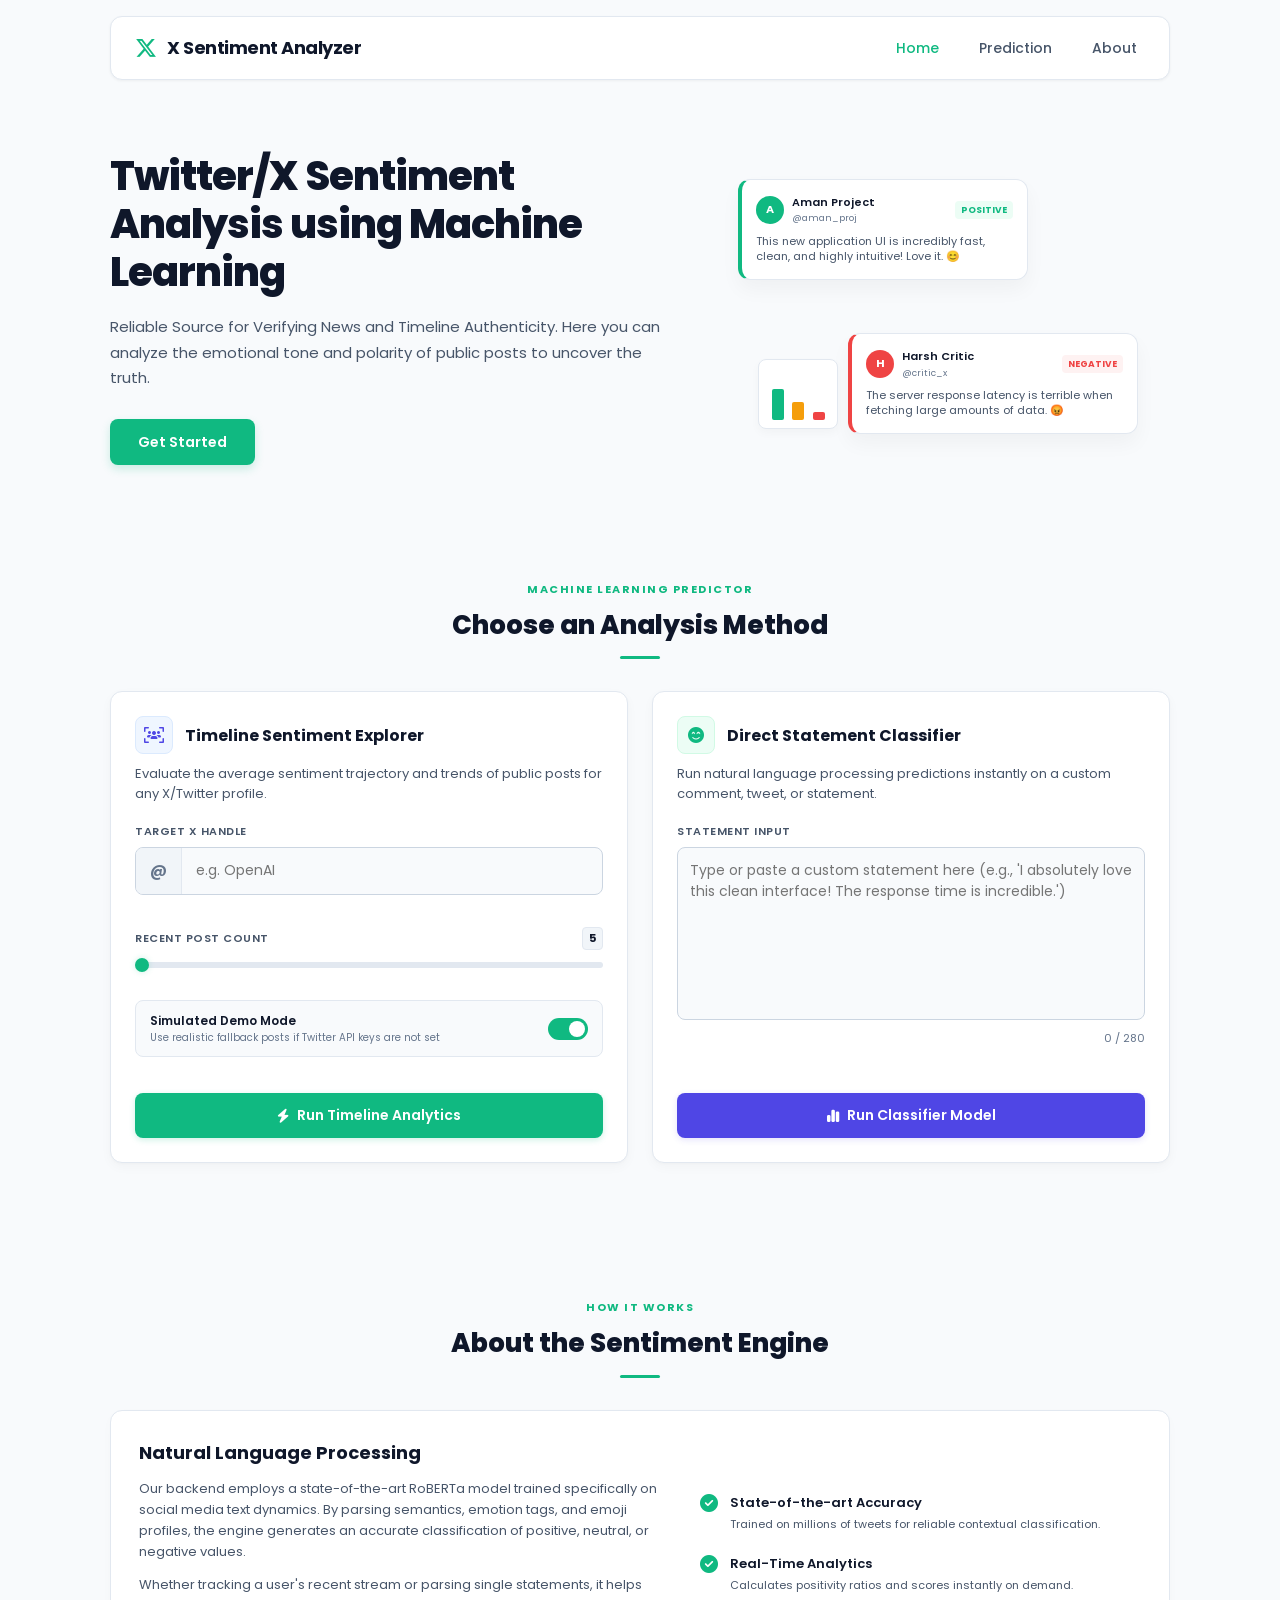
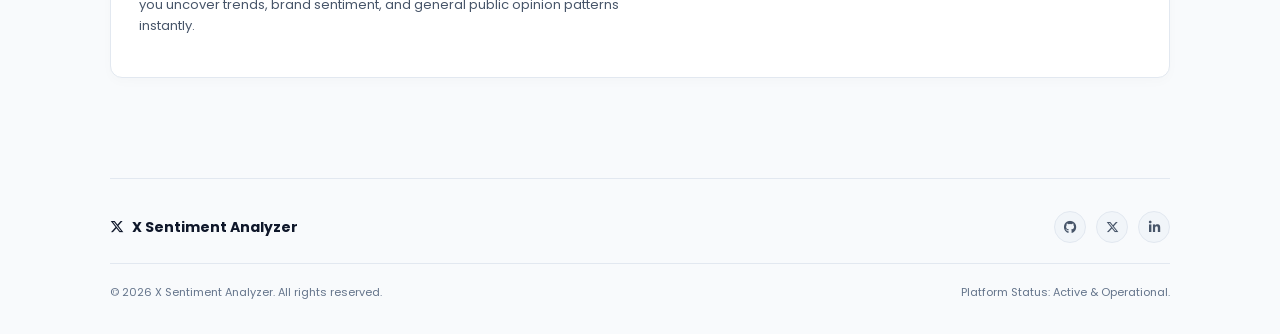
<file: templates/index.html>
<!DOCTYPE html>
<html lang="en">

<head>
    <meta charset="UTF-8">
    <meta name="viewport" content="width=device-width, initial-scale=1.0">
    <title>X Sentiment Analyzer - Machine Learning Sentiment Classifier</title>
    <!-- Google Fonts -->
    <link href="https://fonts.googleapis.com/css2?family=Poppins:wght@300;400;500;600;700;800;900&display=swap"
        rel="stylesheet">
    <!-- FontAwesome for Icons -->
    <link rel="stylesheet" href="https://cdnjs.cloudflare.com/ajax/libs/font-awesome/6.5.1/css/all.min.css">
    <!-- Custom CSS -->
    <link rel="stylesheet" href="/static/style.css">
</head>

<body>
    <!-- Main Container -->
    <div class="app-container">

        <!-- Header -->
        <header class="app-header">
            <div class="logo-area">
                <i class="fa-brands fa-x-twitter logo-icon"></i>
                <span class="logo-text">X Sentiment Analyzer</span>
            </div>
            <nav class="nav-links">
                <a href="#" class="nav-link active">Home</a>
                <a href="#analyzer-tools" class="nav-link">Prediction</a>
                <a href="#about-section" class="nav-link">About</a>
            </nav>
        </header>

        <!-- Hero Section (Clean modern two-column layout) -->
        <section class="hero-section">
            <div class="hero-content">
                <h1 class="hero-title">Twitter/X Sentiment Analysis using Machine Learning</h1>
                <p class="hero-subtitle">Reliable Source for Verifying News and Timeline Authenticity. Here you can analyze the emotional tone and polarity of public posts to uncover the truth.</p>
                <a href="#analyzer-tools" class="btn-get-started">Get Started</a>
            </div>
            <div class="hero-graphic">
                <div class="graphic-container">
                    <!-- Clean minimalist CSS mock interface representing tweets & sentiment -->
                    <div class="mock-tweet-card pos-card">
                        <div class="mock-user">
                            <div class="mock-avatar avatar-pos">A</div>
                            <div class="mock-meta">
                                <span class="mock-name">Aman Project</span>
                                <span class="mock-handle">@aman_proj</span>
                            </div>
                            <span class="sentiment-tag pos">Positive</span>
                        </div>
                        <p class="mock-text">This new application UI is incredibly fast, clean, and highly intuitive! Love it. 😊</p>
                    </div>
                    <div class="mock-tweet-card neg-card">
                        <div class="mock-user">
                            <div class="mock-avatar avatar-neg">H</div>
                            <div class="mock-meta">
                                <span class="mock-name">Harsh Critic</span>
                                <span class="mock-handle">@critic_x</span>
                            </div>
                            <span class="sentiment-tag neg">Negative</span>
                        </div>
                        <p class="mock-text">The server response latency is terrible when fetching large amounts of data. 😡</p>
                    </div>
                    <div class="mock-chart-indicator">
                        <div class="indicator-bar" style="height: 60%; background-color: #10b981;"></div>
                        <div class="indicator-bar" style="height: 35%; background-color: #f59e0b;"></div>
                        <div class="indicator-bar" style="height: 15%; background-color: #ef4444;"></div>
                    </div>
                </div>
            </div>
        </section>

        <!-- Main Dashboard Content -->
        <div id="analyzer-tools" class="analyzer-section">
            <div class="section-header">
                <span class="section-pretitle">Machine Learning Predictor</span>
                <h2>Choose an Analysis Method</h2>
                <div class="section-line"></div>
            </div>
            
            <div class="dashboard-grid">

                <!-- Left Card: Timeline Sentiment Explorer -->
                <div class="white-card panel-card" id="user-analysis-panel">
                    <div class="card-header">
                        <div class="card-icon-wrapper user-icon">
                            <i class="fa-solid fa-users-viewfinder"></i>
                        </div>
                        <h3>Timeline Sentiment Explorer</h3>
                    </div>
                    <p class="card-desc">Evaluate the average sentiment trajectory and trends of public posts for any X/Twitter profile.</p>

                    <form id="user-form" onsubmit="event.preventDefault();">
                        <div class="form-body">
                            <div class="input-group">
                                <label for="username">Target X Handle</label>
                                <div class="input-with-icon">
                                    <span class="input-prefix">@</span>
                                    <input type="text" id="username" placeholder="e.g. OpenAI" required autocomplete="off">
                                </div>
                            </div>

                            <div class="input-group">
                                <div class="slider-header">
                                    <label for="tweet-count">Recent post count</label>
                                    <span id="slider-val" class="slider-badge">5</span>
                                </div>
                                <input type="range" id="tweet-count" min="5" max="20" step="1" value="5">
                            </div>

                            <!-- Configuration Toggle -->
                            <div class="toggle-group">
                                <div class="toggle-label-group">
                                    <span class="toggle-title">Simulated Demo Mode</span>
                                    <span class="toggle-desc">Use realistic fallback posts if Twitter API keys are not set</span>
                                </div>
                                <label class="switch">
                                    <input type="checkbox" id="mock-toggle" checked>
                                    <span class="slider-round"></span>
                                </label>
                            </div>
                        </div>

                        <button type="submit" id="btn-analyze-user" class="btn btn-primary">
                            <i class="fa-solid fa-bolt"></i> Run Timeline Analytics
                        </button>
                    </form>
                </div>

                <!-- Right Card: Direct Statement Classifier -->
                <div class="white-card panel-card" id="manual-analysis-panel">
                    <div class="card-header">
                        <div class="card-icon-wrapper text-icon">
                            <i class="fa-solid fa-face-smile-beam"></i>
                        </div>
                        <h3>Direct Statement Classifier</h3>
                    </div>
                    <p class="card-desc">Run natural language processing predictions instantly on a custom comment, tweet, or statement.</p>

                    <form id="text-form" onsubmit="event.preventDefault();">
                        <div class="form-body">
                            <div class="input-group">
                                <label for="manual-text">Statement Input</label>
                                <textarea id="manual-text" rows="7"
                                    placeholder="Type or paste a custom statement here (e.g., 'I absolutely love this clean interface! The response time is incredible.')"
                                    required></textarea>
                                <div class="textarea-footer">
                                    <span id="char-counter" class="char-counter">0 / 280</span>
                                </div>
                            </div>
                        </div>

                        <button type="submit" id="btn-analyze-text" class="btn btn-secondary">
                            <i class="fa-solid fa-chart-simple"></i> Run Classifier Model
                        </button>
                    </form>
                </div>

            </div>
        </div>

        <!-- About Section -->
        <section id="about-section" class="about-section">
            <div class="section-header">
                <span class="section-pretitle">How It Works</span>
                <h2>About the Sentiment Engine</h2>
                <div class="section-line"></div>
            </div>
            <div class="about-card">
                <div class="about-grid">
                    <div class="about-text-content">
                        <h3>Natural Language Processing</h3>
                        <p>Our backend employs a state-of-the-art RoBERTa model trained specifically on social media text dynamics. By parsing semantics, emotion tags, and emoji profiles, the engine generates an accurate classification of positive, neutral, or negative values.</p>
                        <p>Whether tracking a user's recent stream or parsing single statements, it helps you uncover trends, brand sentiment, and general public opinion patterns instantly.</p>
                    </div>
                    <div class="about-features">
                        <div class="feature-item">
                            <i class="fa-solid fa-circle-check feature-icon"></i>
                            <div>
                                <h4>State-of-the-art Accuracy</h4>
                                <p>Trained on millions of tweets for reliable contextual classification.</p>
                            </div>
                        </div>
                        <div class="feature-item">
                            <i class="fa-solid fa-circle-check feature-icon"></i>
                            <div>
                                <h4>Real-Time Analytics</h4>
                                <p>Calculates positivity ratios and scores instantly on demand.</p>
                            </div>
                        </div>
                    </div>
                </div>
            </div>
        </section>

        <!-- Footer -->
        <footer class="app-footer">
            <div class="footer-top">
                <div class="footer-brand">
                    <i class="fa-brands fa-x-twitter"></i>
                    <span>X Sentiment Analyzer</span>
                </div>
                <div class="social-links">
                    <a href="https://github.com" target="_blank" class="social-icon" aria-label="GitHub"><i
                            class="fa-brands fa-github"></i></a>
                    <a href="https://twitter.com" target="_blank" class="social-icon" aria-label="Twitter/X"><i
                            class="fa-brands fa-x-twitter"></i></a>
                    <a href="https://linkedin.com" target="_blank" class="social-icon" aria-label="LinkedIn"><i
                            class="fa-brands fa-linkedin-in"></i></a>
                </div>
            </div>
            <hr class="footer-divider">
            <div class="footer-bottom">
                <p class="copyright">&copy; 2026 X Sentiment Analyzer. All rights reserved.</p>
                <p class="credits">Platform Status: Active & Operational.</p>
            </div>
        </footer>
    </div>

    <!-- Custom Script -->
    <script src="/static/script.js"></script>
</body>

</html>
</file>
<file: static/style.css>
/* ==========================================================================
   CSS DESIGN SYSTEM - MINIMALIST LIGHT THEME
   ========================================================================== */

/* --- Custom Variables & Tokens --- */
:root {
    --bg-body: #f8fafc;        /* Light Slate-50 */
    --bg-card: #ffffff;        /* Solid White */
    --border-color: #cbd5e1;   /* Medium Slate-300 */
    --border-light: #e2e8f0;   /* Light Slate-200 */
    --text-primary: #0f172a;   /* Slate-900 */
    --text-secondary: #475569; /* Slate-600 */
    --text-muted: #64748b;     /* Slate-500 */
    
    --primary: #10b981;        /* Emerald Green */
    --primary-hover: #059669;  /* Darker Emerald */
    --primary-glow: rgba(16, 185, 129, 0.2);
    
    --secondary: #4f46e5;      /* Indigo */
    --secondary-hover: #4338ca;
    --secondary-glow: rgba(79, 70, 229, 0.15);
    
    --pos-color: #10b981;
    --pos-bg: #ecfdf5;         /* Emerald-50 */
    --pos-border: #a7f3d0;     /* Emerald-200 */
    
    --neu-color: #f59e0b;
    --neu-bg: #fffbeb;         /* Amber-50 */
    --neu-border: #fde68a;     /* Amber-200 */
    
    --neg-color: #ef4444;
    --neg-bg: #fef2f2;         /* Rose-50 */
    --neg-border: #fecaca;     /* Rose-200 */
    
    --font-main: 'Poppins', sans-serif;
    --transition-smooth: all 0.3s cubic-bezier(0.4, 0, 0.2, 1);
}

/* --- Base & Reset Rules --- */
* {
    margin: 0;
    padding: 0;
    box-sizing: border-box;
}

html {
    scroll-behavior: smooth;
}

body {
    background-color: var(--bg-body);
    color: var(--text-primary);
    font-family: var(--font-main);
    min-height: 100vh;
    overflow-x: hidden;
    line-height: 1.6;
}

/* --- Scrollbar Customization --- */
::-webkit-scrollbar {
    width: 8px;
    height: 8px;
}
::-webkit-scrollbar-track {
    background: #f1f5f9;
}
::-webkit-scrollbar-thumb {
    background: #cbd5e1;
    border-radius: 10px;
}
::-webkit-scrollbar-thumb:hover {
    background: #94a3b8;
}

/* --- Layout Containers --- */
.app-container {
    max-width: 1100px;
    margin: 0 auto;
    padding: 0 20px;
}

/* --- Header Section --- */
.app-header {
    display: flex;
    justify-content: space-between;
    align-items: center;
    padding: 16px 24px;
    margin-bottom: 32px;
    background: var(--bg-card);
    border: 1px solid var(--border-light);
    border-radius: 12px;
    margin-top: 16px;
    box-shadow: 0 1px 3px rgba(0, 0, 0, 0.05);
}

.logo-area {
    display: flex;
    align-items: center;
    gap: 10px;
}

.logo-icon {
    font-size: 22px;
    color: var(--primary);
}

.logo-text {
    font-size: 18px;
    font-weight: 700;
    color: var(--text-primary);
    letter-spacing: -0.5px;
}

.nav-links {
    display: flex;
    gap: 24px;
}

.nav-link {
    font-size: 14px;
    font-weight: 500;
    color: var(--text-secondary);
    text-decoration: none;
    transition: var(--transition-smooth);
    padding: 4px 8px;
}

.nav-link:hover, .nav-link.active {
    color: var(--primary);
}

/* --- Hero Section --- */
.hero-section {
    display: grid;
    grid-template-columns: 1.2fr 1fr;
    gap: 40px;
    align-items: center;
    padding: 40px 0 60px 0;
}

.hero-title {
    font-size: 40px;
    font-weight: 800;
    line-height: 1.2;
    margin-bottom: 18px;
    color: var(--text-primary);
    letter-spacing: -1px;
}

.hero-subtitle {
    font-size: 15px;
    color: var(--text-secondary);
    font-weight: 400;
    margin-bottom: 28px;
    line-height: 1.7;
}

.btn-get-started {
    display: inline-block;
    background-color: var(--primary);
    color: white;
    font-weight: 600;
    font-size: 14px;
    padding: 12px 28px;
    border-radius: 8px;
    text-decoration: none;
    transition: var(--transition-smooth);
    box-shadow: 0 4px 10px var(--primary-glow);
}

.btn-get-started:hover {
    background-color: var(--primary-hover);
    box-shadow: 0 6px 15px var(--primary-glow);
    transform: translateY(-1px);
}

/* Hero Graphic Illustration (Minimalist CSS) */
.hero-graphic {
    display: flex;
    justify-content: center;
    align-items: center;
    position: relative;
}

.graphic-container {
    position: relative;
    width: 100%;
    max-width: 400px;
    height: 280px;
}

.mock-tweet-card {
    background: var(--bg-card);
    border: 1px solid var(--border-light);
    border-radius: 12px;
    padding: 14px;
    box-shadow: 0 10px 20px rgba(0, 0, 0, 0.04);
    position: absolute;
    width: 290px;
    transition: var(--transition-smooth);
}

.mock-tweet-card:hover {
    transform: translateY(-3px);
}

.pos-card {
    top: 10px;
    left: 0;
    z-index: 2;
    border-left: 4px solid var(--pos-color);
}

.neg-card {
    bottom: 15px;
    right: 0;
    z-index: 1;
    border-left: 4px solid var(--neg-color);
}

.mock-user {
    display: flex;
    align-items: center;
    gap: 8px;
    margin-bottom: 8px;
}

.mock-avatar {
    width: 28px;
    height: 28px;
    border-radius: 50%;
    display: flex;
    align-items: center;
    justify-content: center;
    font-size: 11px;
    font-weight: 700;
    color: white;
}

.avatar-pos { background-color: var(--pos-color); }
.avatar-neg { background-color: var(--neg-color); }

.mock-meta {
    display: flex;
    flex-direction: column;
    flex-grow: 1;
}

.mock-name {
    font-size: 11px;
    font-weight: 600;
    color: var(--text-primary);
}

.mock-handle {
    font-size: 9px;
    color: var(--text-muted);
}

.sentiment-tag {
    font-size: 9px;
    font-weight: 700;
    padding: 2px 6px;
    border-radius: 4px;
    text-transform: uppercase;
}

.sentiment-tag.pos { background-color: var(--pos-bg); color: var(--pos-color); }
.sentiment-tag.neg { background-color: var(--neg-bg); color: var(--neg-color); }

.mock-text {
    font-size: 11px;
    color: var(--text-secondary);
    line-height: 1.4;
}

.mock-chart-indicator {
    position: absolute;
    bottom: 20px;
    left: 20px;
    width: 80px;
    height: 70px;
    background: var(--bg-card);
    border: 1px solid var(--border-light);
    border-radius: 8px;
    padding: 8px;
    display: flex;
    align-items: flex-end;
    justify-content: space-around;
    box-shadow: 0 4px 10px rgba(0, 0, 0, 0.03);
    z-index: 3;
}

.indicator-bar {
    width: 12px;
    border-radius: 2px;
    transition: height 0.6s ease;
}

/* --- Section Headers --- */
.analyzer-section, .about-section {
    padding: 40px 0;
    margin-top: 10px;
}

.section-header {
    text-align: center;
    margin-bottom: 32px;
}

.section-pretitle {
    font-size: 11px;
    font-weight: 700;
    color: var(--primary);
    text-transform: uppercase;
    letter-spacing: 1.5px;
}

.section-header h2 {
    font-size: 26px;
    font-weight: 800;
    color: var(--text-primary);
    margin-top: 4px;
}

.section-line {
    width: 40px;
    height: 3px;
    background-color: var(--primary);
    margin: 10px auto 0 auto;
    border-radius: 2px;
}

/* --- White Card layouts --- */
.white-card {
    background: var(--bg-card);
    border: 1px solid var(--border-light);
    border-radius: 12px;
    padding: 24px;
    box-shadow: 0 1px 3px rgba(0, 0, 0, 0.02), 0 4px 12px rgba(0, 0, 0, 0.03);
    transition: var(--transition-smooth);
}

.white-card:hover {
    box-shadow: 0 4px 6px rgba(0, 0, 0, 0.02), 0 10px 20px rgba(0, 0, 0, 0.05);
    transform: translateY(-2px);
}

/* --- Input Dashboard Grid --- */
.dashboard-grid {
    display: grid;
    grid-template-columns: 1fr 1fr;
    gap: 24px;
    margin-bottom: 40px;
}

.panel-card {
    display: flex;
    flex-direction: column;
    height: 100%;
}

.panel-card form {
    display: flex;
    flex-direction: column;
    justify-content: space-between;
    flex-grow: 1;
}

.form-body {
    display: flex;
    flex-direction: column;
    gap: 16px;
    margin-bottom: 20px;
    flex-grow: 1;
}

.card-header {
    display: flex;
    align-items: center;
    gap: 12px;
    margin-bottom: 10px;
}

.card-icon-wrapper {
    width: 38px;
    height: 38px;
    border-radius: 8px;
    display: flex;
    align-items: center;
    justify-content: center;
    font-size: 16px;
}

.user-icon {
    background: #eff6ff;
    color: var(--secondary);
    border: 1px solid #dbeafe;
}

.text-icon {
    background: #ecfdf5;
    color: var(--primary);
    border: 1px solid #d1fae5;
}

.card-header h3 {
    font-size: 16px;
    font-weight: 700;
    color: var(--text-primary);
}

.card-desc {
    font-size: 13px;
    color: var(--text-secondary);
    margin-bottom: 20px;
    line-height: 1.5;
}

/* --- Custom Form Inputs --- */
.input-group {
    margin-bottom: 16px;
    display: flex;
    flex-direction: column;
    gap: 6px;
}

.input-group label {
    font-size: 11px;
    font-weight: 600;
    color: var(--text-secondary);
    text-transform: uppercase;
    letter-spacing: 0.5px;
}

.input-with-icon {
    display: flex;
    background: #f8fafc;
    border: 1px solid var(--border-color);
    border-radius: 8px;
    overflow: hidden;
    transition: var(--transition-smooth);
}

.input-with-icon:focus-within {
    border-color: var(--primary);
    box-shadow: 0 0 0 3px var(--primary-glow);
    background: white;
}

.input-prefix {
    background: #f1f5f9;
    padding: 10px 14px;
    color: var(--text-muted);
    font-weight: 600;
    border-right: 1px solid var(--border-light);
}

.input-with-icon input {
    background: transparent;
    border: none;
    outline: none;
    color: var(--text-primary);
    padding: 10px 14px;
    width: 100%;
    font-family: var(--font-main);
    font-size: 14px;
}

/* Textarea styling */
textarea {
    background: #f8fafc;
    border: 1px solid var(--border-color);
    border-radius: 8px;
    padding: 12px;
    outline: none;
    color: var(--text-primary);
    font-family: var(--font-main);
    font-size: 14px;
    resize: none;
    transition: var(--transition-smooth);
    width: 100%;
}

textarea:focus {
    border-color: var(--primary);
    box-shadow: 0 0 0 3px var(--primary-glow);
    background: white;
}

.textarea-footer {
    display: flex;
    justify-content: flex-end;
    margin-top: 4px;
}

.char-counter {
    font-size: 11px;
    color: var(--text-muted);
}

/* Slider Controls */
.slider-header {
    display: flex;
    justify-content: space-between;
    align-items: center;
}

.slider-badge {
    background: #f1f5f9;
    border: 1px solid var(--border-light);
    border-radius: 4px;
    font-size: 11px;
    font-weight: 700;
    padding: 2px 6px;
    color: var(--text-primary);
}

input[type="range"] {
    -webkit-appearance: none;
    appearance: none;
    background: #e2e8f0;
    height: 6px;
    border-radius: 3px;
    outline: none;
    width: 100%;
    margin-top: 6px;
}

input[type="range"]::-webkit-slider-thumb {
    -webkit-appearance: none;
    appearance: none;
    width: 14px;
    height: 14px;
    border-radius: 50%;
    background: var(--primary);
    cursor: pointer;
    box-shadow: 0 0 6px var(--primary-glow);
    transition: transform 0.1s;
}

input[type="range"]::-webkit-slider-thumb:hover {
    transform: scale(1.25);
}

/* Custom Toggle Switch (iOS styled) */
.toggle-group {
    display: flex;
    align-items: center;
    justify-content: space-between;
    background: #f8fafc;
    border: 1px solid var(--border-light);
    padding: 10px 14px;
    border-radius: 8px;
    margin-bottom: 16px;
}

.toggle-label-group {
    display: flex;
    flex-direction: column;
}

.toggle-title {
    font-size: 12px;
    font-weight: 600;
    color: var(--text-primary);
}

.toggle-desc {
    font-size: 10px;
    color: var(--text-muted);
}

.switch {
    position: relative;
    display: inline-block;
    width: 40px;
    height: 22px;
    flex-shrink: 0;
}

.switch input {
    opacity: 0;
    width: 0;
    height: 0;
}

.slider-round {
    position: absolute;
    cursor: pointer;
    top: 0;
    left: 0;
    right: 0;
    bottom: 0;
    background-color: #cbd5e1;
    transition: .3s;
    border-radius: 20px;
}

.slider-round:before {
    position: absolute;
    content: "";
    height: 16px;
    width: 16px;
    left: 3px;
    bottom: 3px;
    background-color: white;
    transition: .3s;
    border-radius: 50%;
}

input:checked + .slider-round {
    background-color: var(--primary);
}

input:checked + .slider-round:before {
    transform: translateX(18px);
}

/* --- Buttons --- */
.btn {
    width: 100%;
    border: none;
    outline: none;
    border-radius: 8px;
    padding: 12px 20px;
    font-family: var(--font-main);
    font-size: 14px;
    font-weight: 600;
    color: white;
    cursor: pointer;
    display: flex;
    align-items: center;
    justify-content: center;
    gap: 8px;
    transition: var(--transition-smooth);
}

.btn-primary {
    background-color: var(--primary);
    box-shadow: 0 2px 6px var(--primary-glow);
}

.btn-primary:hover {
    background-color: var(--primary-hover);
    box-shadow: 0 4px 10px var(--primary-glow);
}

.btn-secondary {
    background-color: var(--secondary);
    box-shadow: 0 2px 6px var(--secondary-glow);
}

.btn-secondary:hover {
    background-color: var(--secondary-hover);
    box-shadow: 0 4px 10px var(--secondary-glow);
}

/* --- Loader Animation --- */
.loading-container {
    display: flex;
    flex-direction: column;
    align-items: center;
    justify-content: center;
    padding: 50px 0;
    animation: fade-in 0.3s ease-out;
}

.hidden {
    display: none !important;
}

.loader-ripple {
    display: inline-block;
    position: relative;
    width: 64px;
    height: 64px;
}

.loader-ripple div {
    position: absolute;
    border: 3px solid var(--primary);
    opacity: 1;
    border-radius: 50%;
    animation: loader-ripple-effect 1.2s cubic-bezier(0, 0.2, 0.8, 1) infinite;
}

.loader-ripple div:nth-child(2) {
    animation-delay: -0.6s;
}

@keyframes loader-ripple-effect {
    0% {
        top: 28px;
        left: 28px;
        width: 0;
        height: 0;
        opacity: 0;
    }
    5% {
        top: 28px;
        left: 28px;
        width: 0;
        height: 0;
        opacity: 1;
    }
    100% {
        top: 0px;
        left: 0px;
        width: 56px;
        height: 56px;
        opacity: 0;
    }
}

.loader-text {
    font-size: 13px;
    color: var(--text-secondary);
    margin-top: 14px;
    font-weight: 500;
}

/* --- About Section CSS --- */
.about-card {
    background: white;
    border: 1px solid var(--border-light);
    border-radius: 12px;
    padding: 28px;
    box-shadow: 0 4px 12px rgba(0, 0, 0, 0.02);
}

.about-grid {
    display: grid;
    grid-template-columns: 1.2fr 1fr;
    gap: 32px;
    align-items: center;
}

.about-text-content h3 {
    font-size: 18px;
    font-weight: 700;
    margin-bottom: 12px;
}

.about-text-content p {
    font-size: 13px;
    color: var(--text-secondary);
    margin-bottom: 12px;
    line-height: 1.6;
}

.about-features {
    display: flex;
    flex-direction: column;
    gap: 20px;
}

.feature-item {
    display: flex;
    gap: 12px;
    align-items: flex-start;
}

.feature-icon {
    color: var(--primary);
    font-size: 18px;
    margin-top: 2px;
}

.feature-item h4 {
    font-size: 13px;
    font-weight: 600;
    color: var(--text-primary);
}

.feature-item p {
    font-size: 11px;
    color: var(--text-secondary);
    margin-top: 2px;
}

/* --- Dashboard Results Styling --- */
.section-title-wrapper {
    display: flex;
    justify-content: space-between;
    align-items: center;
    margin-bottom: 24px;
    padding-bottom: 12px;
    border-bottom: 1px solid var(--border-light);
}

.dashboard-title {
    font-size: 26px;
    font-weight: 800;
    color: var(--text-primary);
    letter-spacing: -0.5px;
}

.dashboard-sub-headline {
    font-size: 13px;
    color: var(--text-secondary);
    margin-top: 2px;
}

.badge {
    background: #f1f5f9;
    border: 1px solid var(--border-light);
    border-radius: 4px;
    font-size: 10px;
    font-weight: 700;
    padding: 4px 10px;
    color: var(--text-secondary);
    text-transform: uppercase;
    letter-spacing: 0.5px;
}

/* KPI Cards Row */
.kpi-row {
    display: grid;
    grid-template-columns: repeat(3, 1fr);
    gap: 20px;
    margin-bottom: 28px;
}

.kpi-card {
    display: flex;
    align-items: center;
    gap: 16px;
    padding: 16px 20px;
}

.kpi-icon-wrapper {
    width: 42px;
    height: 42px;
    border-radius: 8px;
    display: flex;
    align-items: center;
    justify-content: center;
    font-size: 18px;
}

.vol-icon {
    background: #f1f5f9;
    color: var(--text-secondary);
    border: 1px solid var(--border-light);
}

.score-icon {
    background: #f5f3ff;
    color: #8b5cf6;
    border: 1px solid #ddd6fe;
}

.pos-icon {
    background: #ecfdf5;
    color: var(--primary);
    border: 1px solid var(--pos-border);
}

.kpi-data {
    display: flex;
    flex-direction: column;
}

.kpi-val {
    font-size: 20px;
    font-weight: 700;
    line-height: 1.2;
    color: var(--text-primary);
}

.kpi-lbl {
    font-size: 10px;
    font-weight: 600;
    color: var(--text-muted);
    text-transform: uppercase;
    letter-spacing: 0.5px;
    margin-top: 2px;
}

/* Charts Grid */
.charts-grid {
    display: grid;
    grid-template-columns: 1.1fr 1.9fr;
    gap: 24px;
    margin-bottom: 32px;
}

.chart-card {
    display: flex;
    flex-direction: column;
    gap: 16px;
}

.chart-card-header h3 {
    font-size: 14px;
    font-weight: 700;
    color: var(--text-primary);
}

.chart-card-header p {
    font-size: 11px;
    color: var(--text-muted);
    margin-top: 1px;
}

.doughnut-content-wrapper {
    display: flex;
    align-items: center;
    justify-content: center;
    gap: 20px;
    flex-wrap: wrap;
    flex-grow: 1;
}

.chart-container-doughnut {
    position: relative;
    width: 140px;
    height: 140px;
    flex-shrink: 0;
}

.chart-container-line {
    position: relative;
    width: 100%;
    height: 200px;
}

.dominant-bubble-box {
    display: flex;
    flex-direction: column;
    align-items: center;
    text-align: center;
    padding: 14px 20px;
    background: #f8fafc;
    border: 1px solid var(--border-light);
    border-radius: 12px;
    min-width: 130px;
}

.overall-header {
    font-size: 9px;
    font-weight: 700;
    color: var(--text-muted);
    letter-spacing: 0.8px;
    margin-bottom: 4px;
}

.overall-emoji-wrapper {
    font-size: 40px;
    line-height: 1;
    margin: 6px 0;
}

.overall-sentiment-label {
    font-size: 16px;
    font-weight: 800;
    letter-spacing: 0.5px;
}

.overall-confidence {
    font-size: 10px;
    color: var(--text-muted);
    margin-top: 2px;
}

/* --- Tweet Feed / Post Stream --- */
.feed-container {
    animation: fade-in 0.4s ease-out;
}

.feed-title {
    font-size: 14px;
    font-weight: 700;
    margin-bottom: 16px;
    display: flex;
    align-items: center;
    gap: 8px;
    color: var(--text-primary);
}

.tweet-list {
    display: flex;
    flex-direction: column;
    gap: 12px;
}

.tweet-card {
    background: var(--bg-card);
    border: 1px solid var(--border-light);
    border-radius: 10px;
    padding: 16px;
    display: flex;
    flex-direction: column;
    gap: 8px;
    transition: var(--transition-smooth);
}

.tweet-card:hover {
    box-shadow: 0 2px 8px rgba(0, 0, 0, 0.02);
}

.tweet-card-header {
    display: flex;
    justify-content: space-between;
    align-items: center;
}

.tweet-badge {
    display: flex;
    align-items: center;
    gap: 4px;
    font-size: 10px;
    font-weight: 700;
    border-radius: 4px;
    padding: 2px 6px;
    text-transform: uppercase;
}

.card-pos { border-left: 4px solid var(--pos-color); }
.card-pos .tweet-badge { background-color: var(--pos-bg); color: var(--pos-color); border: 1px solid var(--pos-border); }

.card-neu { border-left: 4px solid var(--neu-color); }
.card-neu .tweet-badge { background-color: var(--neu-bg); color: var(--neu-color); border: 1px solid var(--neu-border); }

.card-neg { border-left: 4px solid var(--neg-color); }
.card-neg .tweet-badge { background-color: var(--neg-bg); color: var(--neg-color); border: 1px solid var(--neg-border); }

.tweet-text {
    font-size: 13px;
    color: var(--text-secondary);
    line-height: 1.5;
}

.tweet-date {
    font-size: 10px;
    color: var(--text-muted);
}

/* Color definitions */
.color-pos { color: var(--pos-color) !important; }
.color-neu { color: var(--neu-color) !important; }
.color-neg { color: var(--neg-color) !important; }

/* Back navigation button */
.btn-back {
    display: inline-flex;
    align-items: center;
    gap: 6px;
    background: #f1f5f9;
    border: 1px solid var(--border-light);
    padding: 6px 14px;
    border-radius: 8px;
    color: var(--text-secondary);
    text-decoration: none;
    font-size: 12px;
    font-weight: 600;
    transition: var(--transition-smooth);
}

.btn-back:hover {
    background: #e2e8f0;
    color: var(--text-primary);
    transform: translateX(-1px);
}

/* --- Footer --- */
.app-footer {
    margin-top: 60px;
    padding: 32px 0;
    border-top: 1px solid var(--border-light);
}

.footer-top {
    display: flex;
    justify-content: space-between;
    align-items: center;
    flex-wrap: wrap;
    gap: 16px;
    margin-bottom: 20px;
}

.footer-brand {
    display: flex;
    align-items: center;
    gap: 8px;
    font-weight: 700;
    font-size: 14px;
    color: var(--text-primary);
}

.social-links {
    display: flex;
    gap: 10px;
}

.social-icon {
    width: 32px;
    height: 32px;
    border-radius: 50%;
    background: #f1f5f9;
    border: 1px solid var(--border-light);
    display: flex;
    align-items: center;
    justify-content: center;
    color: var(--text-secondary);
    font-size: 13px;
    transition: var(--transition-smooth);
    text-decoration: none;
}

.social-icon:hover {
    background: var(--primary);
    color: white;
    border-color: var(--primary);
    transform: translateY(-2px);
}

.footer-divider {
    border: 0;
    height: 1px;
    background: var(--border-light);
    margin-bottom: 20px;
}

.footer-bottom {
    display: flex;
    justify-content: space-between;
    align-items: center;
    flex-wrap: wrap;
    gap: 8px;
}

.copyright, .credits {
    font-size: 11px;
    color: var(--text-muted);
}

/* --- Animations --- */
@keyframes fade-in {
    from { opacity: 0; }
    to { opacity: 1; }
}

/* --- Responsive Media Queries --- */
@media (max-width: 968px) {
    .hero-section {
        grid-template-columns: 1fr;
        text-align: center;
        gap: 30px;
        padding: 20px 0 40px 0;
    }
    .hero-graphic {
        order: -1;
    }
    .charts-grid {
        grid-template-columns: 1fr;
    }
    .kpi-row {
        grid-template-columns: 1fr;
        gap: 12px;
    }
    .about-grid {
        grid-template-columns: 1fr;
        gap: 24px;
    }
}

@media (max-width: 768px) {
    .dashboard-grid {
        grid-template-columns: 1fr;
        gap: 20px;
    }
    .app-header {
        flex-direction: column;
        gap: 16px;
        text-align: center;
    }
    .nav-links {
        justify-content: center;
        flex-wrap: wrap;
    }
    .footer-bottom, .footer-top {
        flex-direction: column;
        align-items: center;
        text-align: center;
    }
}
</file>
